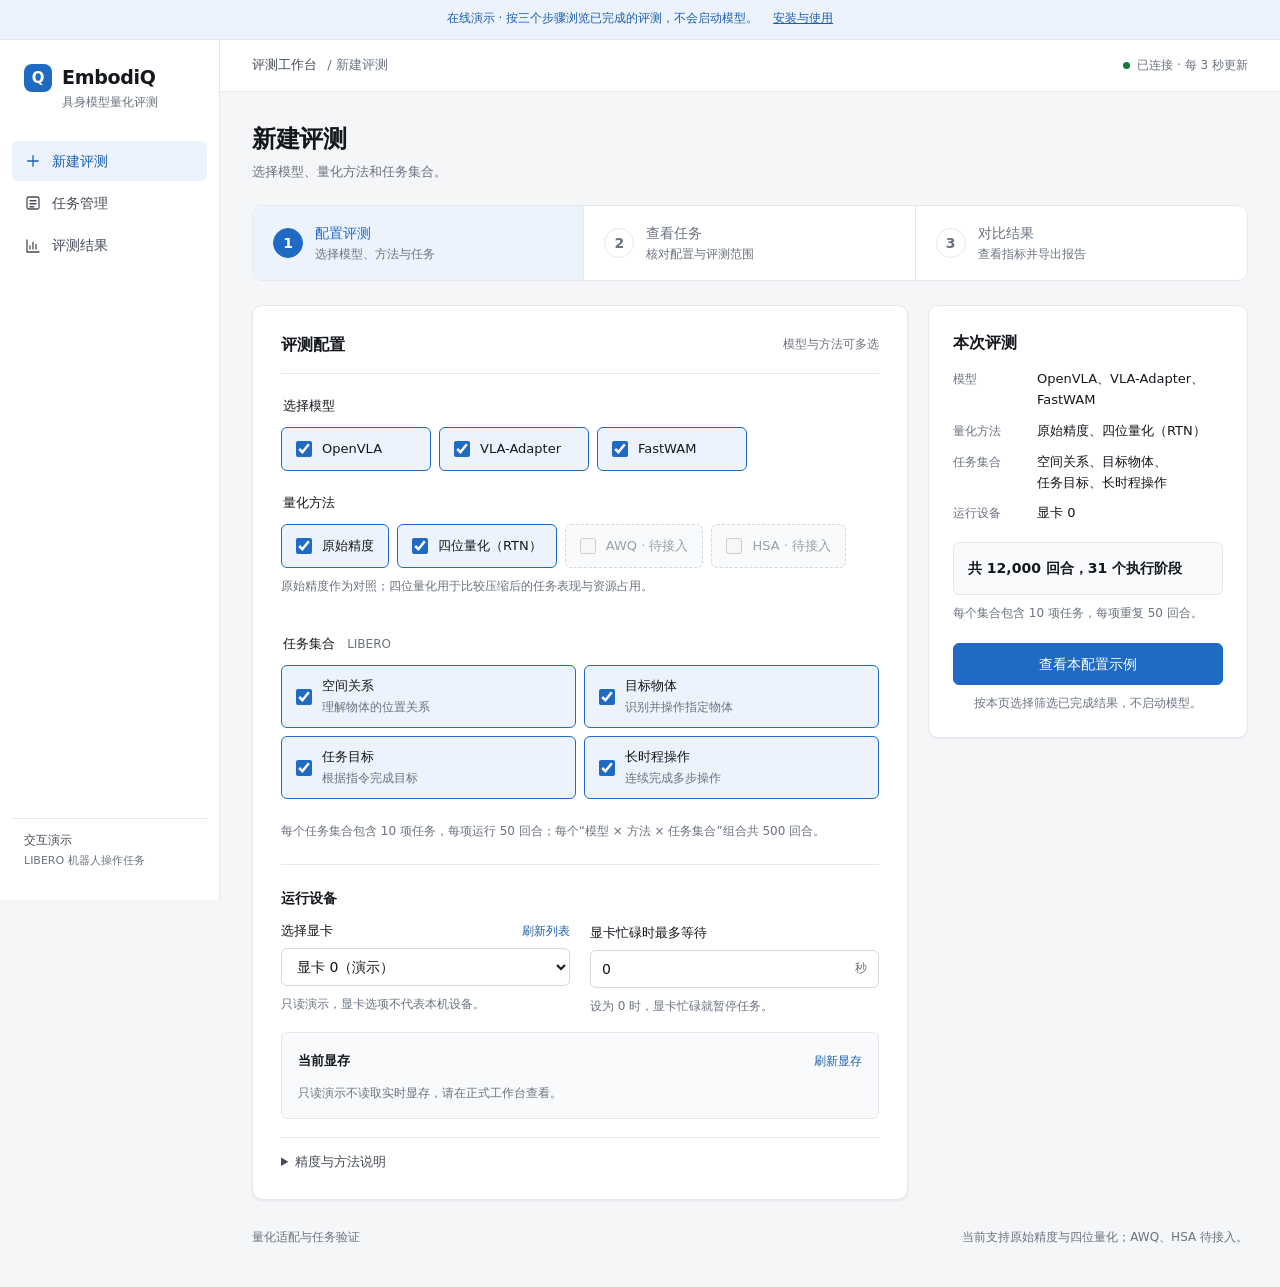
<file: index.html>
<!doctype html>
<html lang="zh-CN">
<head><meta charset="utf-8"><meta name="viewport" content="width=device-width, initial-scale=1"><title>EmbodiQ · 在线演示</title><link rel="stylesheet" href="./style.css"><script defer src="./demo-data.js"></script><script defer src="./demo.js"></script><script defer src="./app.js"></script><script defer src="./guide.js"></script><link rel="stylesheet" href="./guide.css"></head>
<body><div class="demo-banner">在线演示 · 按三个步骤浏览已完成的评测，不会启动模型。<a href="https://github.com/Kismeu/embodiq#安装">安装与使用</a></div>
<a class="skip" href="#main">跳转到主要内容</a>
<aside class="sidebar">
<a class="brand" href="#tasks">EmbodiQ<span>具身模型量化评测</span></a>
<nav aria-label="主要导航">
<a href="#create"><svg viewBox="0 0 24 24" aria-hidden="true"><path d="M12 5v14M5 12h14"/></svg>新建评测</a>
<a href="#tasks" aria-current="page"><svg viewBox="0 0 24 24" aria-hidden="true"><rect x="4" y="4" width="16" height="16" rx="2"/><path d="M8 9h8M8 13h8M8 17h5"/></svg>任务管理</a>
<a href="#results"><svg viewBox="0 0 24 24" aria-hidden="true"><path d="M4 4v16h16M8 16v-4M12 16V7M16 16v-6"/></svg>评测结果</a>
</nav>
<div class="sidebar-foot">交互演示<span>LIBERO 机器人操作任务</span></div>
</aside>
<div class="shell">
<header class="topbar"><span>评测工作台 <span class="crumb">/ <span id="page-name">任务管理</span></span></span><span id="connection">正在连接…</span></header>
<main id="main">
<div class="page-heading"><div><h1 id="page-title">任务管理</h1><p id="page-description">查看评测进度，管理已提交的实验。</p></div><a class="button primary" id="new-link" href="#create">新建评测</a></div>
<div id="notice" role="status" aria-live="polite" hidden></div>
<section id="view-create" class="view" hidden aria-label="新建评测">
<form id="create-form" class="create-layout">
<div class="panel form-panel">
<div class="section-head"><h2>评测配置</h2><span class="muted">模型与方法可多选</span></div>
<fieldset><legend>选择模型</legend><div id="models" class="choices model-choices"></div></fieldset>
<fieldset><legend>量化方法</legend><div id="methods" class="choices"></div><p class="hint">原始精度作为对照；四位量化用于比较压缩后的任务表现与资源占用。</p></fieldset>
<fieldset><legend>任务集合 <span class="muted">LIBERO</span></legend><div id="suites" class="choices suite-choices"></div></fieldset>
<p class="hint">每个任务集合包含 10 项任务，每项运行 50 回合；每个“模型 × 方法 × 任务集合”组合共 500 回合。</p>
<div class="form-divider"></div><h3>运行设备</h3>
<div class="grid-two"><div><div class="gpu-picker-heading"><label for="gpu">选择显卡</label><button id="refresh-gpus" type="button" class="text-button">刷新列表</button></div><select id="gpu" required disabled aria-describedby="gpu-list-status"><option value="">正在读取显卡列表…</option></select><p id="gpu-list-status" class="hint" role="status">自动读取服务器上的显卡编号。</p></div><div><label for="wait">显卡忙碌时最多等待</label><div class="input-unit"><input id="wait" type="number" min="0" max="86400" value="0" required><span>秒</span></div><p class="hint">设为 0 时，显卡忙碌就暂停任务。</p></div></div>
<section class="gpu-memory" aria-labelledby="gpu-memory-title">
<div class="gpu-memory-heading"><h3 id="gpu-memory-title">当前显存</h3><button id="refresh-gpu-memory" type="button" class="text-button">刷新显存</button></div>
<dl class="gpu-memory-values" id="gpu-memory-values" hidden><div><dt>剩余显存</dt><dd id="gpu-memory-free">—</dd></div><div><dt>已用显存</dt><dd id="gpu-memory-used">—</dd></div><div><dt>总显存</dt><dd id="gpu-memory-total">—</dd></div></dl>
<progress id="gpu-memory-meter" class="gpu-memory-meter" max="1" value="0" aria-label="已用显存占比" hidden></progress>
<p id="gpu-memory-status" class="hint" role="status">正在读取所选显卡的显存…</p>
</section>
<details class="technical"><summary>精度与方法说明</summary><p>原始精度采用 BF16，即 16 位浮点数。四位量化采用 RTN（就近舍入），每 128 个权重一组。AWQ 与 HSA 暂未接入，当前不可选。</p></details>
</div>
<aside class="panel submit-panel"><h2>本次评测</h2><dl id="selection-summary"></dl><div class="estimate" id="estimate" aria-live="polite">正在读取配置…</div><p id="profile-note" class="hint">按统一任务协议执行正式评测。</p><button class="primary" id="submit" type="submit" disabled>开始评测</button><p class="hint after-submit">提交后可在“任务管理”查看进度。</p></aside>
</form>
</section>
<section id="view-tasks" class="view" aria-label="任务管理">
<div class="panel task-list"><div class="section-head"><h2>实验记录 <span id="run-total" class="total">0</span></h2><button id="refresh" type="button">刷新</button></div>
<div class="list-tools"><label class="search-label" for="run-search">查找实验<input id="run-search" type="search" placeholder="搜索模型、方法或实验编号"></label><label for="run-filter">运行状态<select id="run-filter"><option value="all">全部状态</option><option value="active">正在执行</option><option value="complete">已完成</option><option value="attention">需要处理</option></select></label></div>
<div class="table-wrap"><table class="run-table"><thead><tr><th>实验</th><th>量化方法</th><th>任务集合</th><th>状态</th><th>进度</th><th>操作</th></tr></thead><tbody id="run-rows"></tbody></table></div><p id="run-empty" class="empty" hidden>还没有评测记录。点击“新建评测”开始。</p></div>
<section class="panel monitor" aria-labelledby="monitor-title"><div class="section-head"><h2 id="monitor-title">实验详情</h2><a href="#results" class="text-link">查看评测结果</a></div>
<label for="runs">选择实验</label><select id="runs"><option value="">正在加载…</option></select><p id="run-meta" class="hint">请选择已有实验。</p><details class="run-identity"><summary>实验编号</summary><code id="run-id">—</code></details>
<div class="run-summary"><strong id="phase">暂无任务</strong><span id="count">0 / 0 阶段</span></div><progress id="progress" value="0" max="1" aria-label="阶段完成进度"></progress>
<div class="actions"><button id="cancel" type="button" disabled>停止评测</button><button id="resume" type="button" disabled>继续评测</button><span class="hint">继续评测时，使用“新建评测”中的显卡设置。</span></div>
<p id="reasons" class="error" role="status"></p><ol id="stages" class="stages"><li class="empty">选择实验后，这里会显示各阶段的执行情况。</li></ol>
<details id="log-details" class="technical"><summary>运行日志 <span>排查问题时查看</span></summary><div class="log-heading"><label for="log-stage">日志来源</label><select id="log-stage"><option value="">整体运行日志</option></select></div><pre id="logs" tabindex="0" aria-label="最近运行日志">等待日志…</pre><p class="hint">保留程序原始输出，每 3 秒刷新；日志较长时仅显示末尾部分。</p></details>
</section></section>
<section id="view-results" class="view" hidden aria-label="评测结果">
<div class="panel results"><div class="section-head"><h2>结果对比</h2><button id="load-report" type="button" disabled>读取结果</button></div><label for="report-run">选择实验</label><select id="report-run"><option value="">暂无实验</option></select><p class="hint">仅展示所选实验的结果。完成评测后，点击“读取结果”加载。</p><div id="report"><p class="empty">尚未读取结果。</p></div></div>
<details class="panel glossary"><summary>指标怎么看？</summary><dl><dt>任务成功率</dt><dd>成功完成操作的回合占比，越高越好。</dd><dt>平均响应时间</dt><dd>模型收到一次请求到输出动作的平均耗时，单位为毫秒；不是机器人的整个操作时长。</dd><dt>运行峰值显存</dt><dd>推理期间进程占用的显存峰值，由显卡监测接口读取。加载峰值单独记录，不能与它直接相加。</dd><dt>加载峰值显存</dt><dd>模型加载期间，推理框架分配显存的峰值。统计口径与运行峰值不同。</dd><dt>平均成功率</dt><dd>对所选任务集合的成功率取平均。只有正式评测完成全部四个集合时，才展示“四集合平均”。</dd><dt>显存单位</dt><dd>表中的 GiB 是二进制存储单位，1 GiB = 1,024³ 字节。数值越小，占用的显存越少。</dd></dl></details>
</section>
<footer>量化适配与任务验证<span>当前支持原始精度与四位量化；AWQ、HSA 待接入。</span></footer>
</main></div></body></html>
</file>
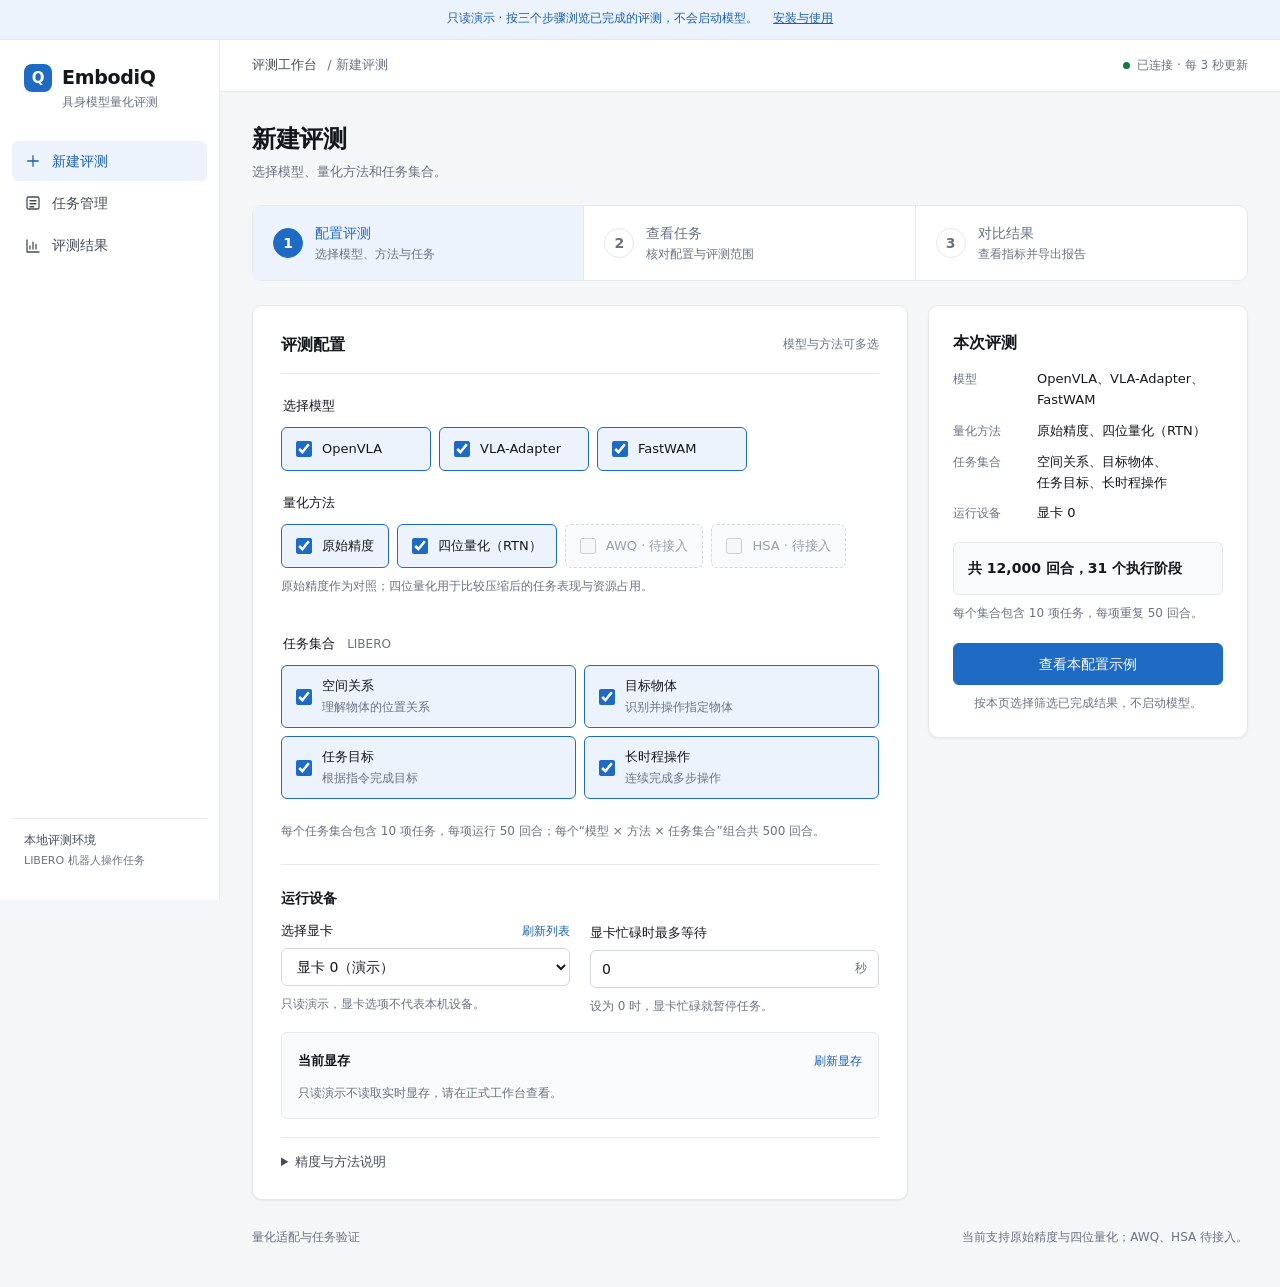
<file: demo/index.html>
<!doctype html>
<html lang="zh-CN">
<head><meta charset="utf-8"><meta name="viewport" content="width=device-width, initial-scale=1"><title>EmbodiQ · 量化评测</title><link rel="stylesheet" href="./style.css"><script defer src="./demo-data.js"></script><script defer src="./demo.js"></script><script defer src="./app.js"></script><script defer src="./guide.js"></script><link rel="stylesheet" href="./guide.css"></head>
<body><div class="demo-banner">只读演示 · 按三个步骤浏览已完成的评测，不会启动模型。<a href="../README.md">安装与使用</a></div>
<a class="skip" href="#main">跳转到主要内容</a>
<aside class="sidebar">
<a class="brand" href="#tasks">EmbodiQ<span>具身模型量化评测</span></a>
<nav aria-label="主要导航">
<a href="#create"><svg viewBox="0 0 24 24" aria-hidden="true"><path d="M12 5v14M5 12h14"/></svg>新建评测</a>
<a href="#tasks" aria-current="page"><svg viewBox="0 0 24 24" aria-hidden="true"><rect x="4" y="4" width="16" height="16" rx="2"/><path d="M8 9h8M8 13h8M8 17h5"/></svg>任务管理</a>
<a href="#results"><svg viewBox="0 0 24 24" aria-hidden="true"><path d="M4 4v16h16M8 16v-4M12 16V7M16 16v-6"/></svg>评测结果</a>
</nav>
<div class="sidebar-foot">本地评测环境<span>LIBERO 机器人操作任务</span></div>
</aside>
<div class="shell">
<header class="topbar"><span>评测工作台 <span class="crumb">/ <span id="page-name">任务管理</span></span></span><span id="connection">正在连接…</span></header>
<main id="main">
<div class="page-heading"><div><h1 id="page-title">任务管理</h1><p id="page-description">查看评测进度，管理已提交的实验。</p></div><a class="button primary" id="new-link" href="#create">新建评测</a></div>
<div id="notice" role="status" aria-live="polite" hidden></div>
<section id="view-create" class="view" hidden aria-label="新建评测">
<form id="create-form" class="create-layout">
<div class="panel form-panel">
<div class="section-head"><h2>评测配置</h2><span class="muted">模型与方法可多选</span></div>
<fieldset><legend>选择模型</legend><div id="models" class="choices model-choices"></div></fieldset>
<fieldset><legend>量化方法</legend><div id="methods" class="choices"></div><p class="hint">原始精度作为对照；四位量化用于比较压缩后的任务表现与资源占用。</p></fieldset>
<fieldset><legend>任务集合 <span class="muted">LIBERO</span></legend><div id="suites" class="choices suite-choices"></div></fieldset>
<p class="hint">每个任务集合包含 10 项任务，每项运行 50 回合；每个“模型 × 方法 × 任务集合”组合共 500 回合。</p>
<div class="form-divider"></div><h3>运行设备</h3>
<div class="grid-two"><div><div class="gpu-picker-heading"><label for="gpu">选择显卡</label><button id="refresh-gpus" type="button" class="text-button">刷新列表</button></div><select id="gpu" required disabled aria-describedby="gpu-list-status"><option value="">正在读取显卡列表…</option></select><p id="gpu-list-status" class="hint" role="status">自动读取服务器上的显卡编号。</p></div><div><label for="wait">显卡忙碌时最多等待</label><div class="input-unit"><input id="wait" type="number" min="0" max="86400" value="0" required><span>秒</span></div><p class="hint">设为 0 时，显卡忙碌就暂停任务。</p></div></div>
<section class="gpu-memory" aria-labelledby="gpu-memory-title">
<div class="gpu-memory-heading"><h3 id="gpu-memory-title">当前显存</h3><button id="refresh-gpu-memory" type="button" class="text-button">刷新显存</button></div>
<dl class="gpu-memory-values" id="gpu-memory-values" hidden><div><dt>剩余显存</dt><dd id="gpu-memory-free">—</dd></div><div><dt>已用显存</dt><dd id="gpu-memory-used">—</dd></div><div><dt>总显存</dt><dd id="gpu-memory-total">—</dd></div></dl>
<progress id="gpu-memory-meter" class="gpu-memory-meter" max="1" value="0" aria-label="已用显存占比" hidden></progress>
<p id="gpu-memory-status" class="hint" role="status">正在读取所选显卡的显存…</p>
</section>
<details class="technical"><summary>精度与方法说明</summary><p>原始精度采用 BF16，即 16 位浮点数。四位量化采用 RTN（就近舍入），每 128 个权重一组。AWQ 与 HSA 暂未接入，当前不可选。</p></details>
</div>
<aside class="panel submit-panel"><h2>本次评测</h2><dl id="selection-summary"></dl><div class="estimate" id="estimate" aria-live="polite">正在读取配置…</div><p id="profile-note" class="hint">按统一任务协议执行正式评测。</p><button class="primary" id="submit" type="submit" disabled>开始评测</button><p class="hint after-submit">提交后可在“任务管理”查看进度。</p></aside>
</form>
</section>
<section id="view-tasks" class="view" aria-label="任务管理">
<div class="panel task-list"><div class="section-head"><h2>实验记录 <span id="run-total" class="total">0</span></h2><button id="refresh" type="button">刷新</button></div>
<div class="list-tools"><label class="search-label" for="run-search">查找实验<input id="run-search" type="search" placeholder="搜索模型、方法或实验编号"></label><label for="run-filter">运行状态<select id="run-filter"><option value="all">全部状态</option><option value="active">正在执行</option><option value="complete">已完成</option><option value="attention">需要处理</option></select></label></div>
<div class="table-wrap"><table class="run-table"><thead><tr><th>实验</th><th>量化方法</th><th>任务集合</th><th>状态</th><th>进度</th><th>操作</th></tr></thead><tbody id="run-rows"></tbody></table></div><p id="run-empty" class="empty" hidden>还没有评测记录。点击“新建评测”开始。</p></div>
<section class="panel monitor" aria-labelledby="monitor-title"><div class="section-head"><h2 id="monitor-title">实验详情</h2><a href="#results" class="text-link">查看评测结果</a></div>
<label for="runs">选择实验</label><select id="runs"><option value="">正在加载…</option></select><p id="run-meta" class="hint">请选择已有实验。</p><details class="run-identity"><summary>实验编号</summary><code id="run-id">—</code></details>
<div class="run-summary"><strong id="phase">暂无任务</strong><span id="count">0 / 0 阶段</span></div><progress id="progress" value="0" max="1" aria-label="阶段完成进度"></progress>
<div class="actions"><button id="cancel" type="button" disabled>停止评测</button><button id="resume" type="button" disabled>继续评测</button><span class="hint">继续评测时，使用“新建评测”中的显卡设置。</span></div>
<p id="reasons" class="error" role="status"></p><ol id="stages" class="stages"><li class="empty">选择实验后，这里会显示各阶段的执行情况。</li></ol>
<details id="log-details" class="technical"><summary>运行日志 <span>排查问题时查看</span></summary><div class="log-heading"><label for="log-stage">日志来源</label><select id="log-stage"><option value="">整体运行日志</option></select></div><pre id="logs" tabindex="0" aria-label="最近运行日志">等待日志…</pre><p class="hint">保留程序原始输出，每 3 秒刷新；日志较长时仅显示末尾部分。</p></details>
</section></section>
<section id="view-results" class="view" hidden aria-label="评测结果">
<div class="panel results"><div class="section-head"><h2>结果对比</h2><button id="load-report" type="button" disabled>读取结果</button></div><label for="report-run">选择实验</label><select id="report-run"><option value="">暂无实验</option></select><p class="hint">仅展示所选实验的结果。完成评测后，点击“读取结果”加载。</p><div id="report"><p class="empty">尚未读取结果。</p></div></div>
<details class="panel glossary"><summary>指标怎么看？</summary><dl><dt>任务成功率</dt><dd>成功完成操作的回合占比，越高越好。</dd><dt>平均响应时间</dt><dd>模型收到一次请求到输出动作的平均耗时，单位为毫秒；不是机器人的整个操作时长。</dd><dt>运行峰值显存</dt><dd>推理期间进程占用的显存峰值，由显卡监测接口读取。加载峰值单独记录，不能与它直接相加。</dd><dt>加载峰值显存</dt><dd>模型加载期间，推理框架分配显存的峰值。统计口径与运行峰值不同。</dd><dt>平均成功率</dt><dd>对所选任务集合的成功率取平均。只有正式评测完成全部四个集合时，才展示“四集合平均”。</dd><dt>显存单位</dt><dd>表中的 GiB 是二进制存储单位，1 GiB = 1,024³ 字节。数值越小，占用的显存越少。</dd></dl></details>
</section>
<footer>量化适配与任务验证<span>当前支持原始精度与四位量化；AWQ、HSA 待接入。</span></footer>
</main></div></body></html>
</file>
<file: style.css>
/* EmbodiQ workbench. Neutral surfaces, one accent; data marks are the only loud ink.
   Series: original precision = de-emphasis gray (hollow), RTN = accent blue (filled). */
:root{
  color-scheme:light;
  --bg:#f5f6f8;--surface:#fff;--surface-2:#f9fafb;--surface-3:#f1f3f6;
  --ink:#14171c;--ink-2:#454b56;--muted:#6b7280;--faint:#9aa0aa;
  --line:#e6e8ec;--line-strong:#d3d7de;
  --accent:#1f6bc4;--accent-hover:#185aa8;--accent-ink:#1a5fb0;--accent-soft:#edf3fc;--on-accent:#fff;
  --series-base:#8d929b;--series-quant:#2a78d6;--grid:#eceef1;--axis:#c9cdd4;
  --good:#127a3e;--good-soft:#e9f6ee;--bad:#c0362f;--bad-soft:#fcefed;--warn:#8a5a00;--warn-soft:#fdf5e4;
  --shadow:0 1px 2px rgba(16,24,40,.04),0 1px 3px rgba(16,24,40,.03);
  --radius:10px;--radius-sm:6px;--space:24px;--motion:140ms;
  --sans:system-ui,-apple-system,"Segoe UI","PingFang SC","Hiragino Sans GB","Microsoft YaHei",sans-serif;
  --mono:ui-monospace,SFMono-Regular,Menlo,Consolas,monospace;
}
@media (prefers-color-scheme:dark){:root:not([data-theme="light"]){
  color-scheme:dark;
  --bg:#0f1114;--surface:#17191d;--surface-2:#1b1e23;--surface-3:#22262c;
  --ink:#eef0f3;--ink-2:#c3c8d0;--muted:#8e95a0;--faint:#6b717b;
  --line:#2a2e35;--line-strong:#3a3f47;
  --accent:#3987e5;--accent-hover:#5598e7;--accent-ink:#6da7ec;--accent-soft:#1a2740;--on-accent:#fff;
  --series-base:#6c7179;--series-quant:#3987e5;--grid:#24282e;--axis:#3a3f47;
  --good:#4cc27a;--good-soft:#16281d;--bad:#f07a72;--bad-soft:#2e1a19;--warn:#e0a63a;--warn-soft:#2b2214;
  --shadow:none;
}}
:root[data-theme="dark"]{
  color-scheme:dark;
  --bg:#0f1114;--surface:#17191d;--surface-2:#1b1e23;--surface-3:#22262c;
  --ink:#eef0f3;--ink-2:#c3c8d0;--muted:#8e95a0;--faint:#6b717b;
  --line:#2a2e35;--line-strong:#3a3f47;
  --accent:#3987e5;--accent-hover:#5598e7;--accent-ink:#6da7ec;--accent-soft:#1a2740;--on-accent:#fff;
  --series-base:#6c7179;--series-quant:#3987e5;--grid:#24282e;--axis:#3a3f47;
  --good:#4cc27a;--good-soft:#16281d;--bad:#f07a72;--bad-soft:#2e1a19;--warn:#e0a63a;--warn-soft:#2b2214;
  --shadow:none;
}

*{box-sizing:border-box}
body{margin:0;background:var(--bg);color:var(--ink);font-family:var(--sans);font-size:14px;line-height:1.6;-webkit-font-smoothing:antialiased}
a{color:var(--accent-ink);text-decoration:none}a:hover{text-decoration:underline}
button,input,select{font:inherit;color:inherit}
:focus-visible{outline:2px solid var(--accent);outline-offset:2px}
[hidden]{display:none!important}

/* Buttons */
button,.button{display:inline-flex;justify-content:center;align-items:center;gap:6px;min-height:36px;border:1px solid var(--line-strong);border-radius:var(--radius-sm);background:var(--surface);color:var(--ink);padding:6px 14px;cursor:pointer;font-weight:500;transition:background var(--motion),border-color var(--motion),color var(--motion);text-decoration:none}
button:hover:enabled,.button:hover{background:var(--surface-3);text-decoration:none}
button:disabled{color:var(--faint);background:var(--surface-2);border-color:var(--line);cursor:not-allowed}
.primary{color:var(--on-accent);background:var(--accent);border-color:var(--accent)}
.primary:hover:enabled,.primary:hover{background:var(--accent-hover);border-color:var(--accent-hover);color:var(--on-accent)}
.primary:disabled{background:var(--surface-3);border-color:var(--line);color:var(--faint)}
.text-button{min-height:30px;background:transparent;border:0;color:var(--accent-ink);padding:4px 0}
.text-button:hover:enabled{background:transparent;text-decoration:underline}

/* Shell */
.sidebar{width:220px;background:var(--surface);position:fixed;inset:0 auto 0 0;border-right:1px solid var(--line);display:flex;flex-direction:column;padding:22px 12px 18px}
.brand{display:flex;flex-direction:column;color:var(--ink);font-size:19px;font-weight:700;letter-spacing:-.3px;margin:0 12px 28px;padding-left:38px;position:relative;text-decoration:none!important}
.brand::before{content:"Q";position:absolute;left:0;top:2px;width:28px;height:28px;border-radius:8px;background:var(--accent);color:var(--on-accent);font-size:15px;font-weight:700;display:grid;place-items:center}
.brand span{font-size:12px;font-weight:400;letter-spacing:0;color:var(--muted);margin-top:1px}
nav{display:grid;gap:2px}
nav a{display:flex;align-items:center;gap:10px;padding:9px 12px;color:var(--ink-2);border-radius:var(--radius-sm);font-weight:500;text-decoration:none!important}
nav svg{width:18px;height:18px;fill:none;stroke:currentColor;stroke-width:1.7;stroke-linecap:round;stroke-linejoin:round}
nav a:hover{background:var(--surface-3);color:var(--ink)}
nav a[aria-current=page]{color:var(--accent-ink);background:var(--accent-soft)}
.sidebar-foot{margin-top:auto;padding:12px;color:var(--ink-2);font-size:12px;border-top:1px solid var(--line)}
.sidebar-foot span{display:block;font-size:11px;margin-top:2px;color:var(--muted)}
.shell{margin-left:220px;min-height:100vh}
.topbar{height:52px;background:var(--surface);border-bottom:1px solid var(--line);padding:0 32px;display:flex;align-items:center;justify-content:space-between;font-size:13px;color:var(--ink-2);position:sticky;top:0;z-index:5}
.crumb{color:var(--muted);margin-left:6px}
#connection{font-size:12px;color:var(--muted);display:inline-flex;align-items:center;gap:7px}
#connection::before{content:"";width:7px;height:7px;border-radius:50%;background:var(--faint)}
#connection.online::before{background:var(--good)}#connection.offline::before{background:var(--bad)}
main{max-width:1440px;margin:auto;padding:28px 32px 40px}
.page-heading{display:flex;justify-content:space-between;align-items:flex-end;margin-bottom:22px;gap:20px}
h1{font-size:24px;font-weight:650;letter-spacing:-.3px;margin:0 0 4px}
h2{font-size:16px;font-weight:600;margin:0}
h3{font-size:14px;font-weight:600;margin:0 0 12px}
.page-heading p{margin:0;color:var(--muted);font-size:13px}

/* Panels */
.panel{background:var(--surface);border:1px solid var(--line);border-radius:var(--radius);padding:var(--space);min-width:0;box-shadow:var(--shadow)}
.section-head{display:flex;align-items:center;justify-content:space-between;gap:16px;margin-bottom:18px}
.muted,.hint{color:var(--muted);font-size:12px}
.hint{margin:8px 0 16px;line-height:1.7}
.total{display:inline-block;font-size:12px;font-weight:500;color:var(--ink-2);padding:0 8px;margin-left:6px;background:var(--surface-3);border-radius:10px;vertical-align:2px}
.empty{padding:24px 0;color:var(--muted);font-size:13px}
#notice{background:var(--bad-soft);border:1px solid color-mix(in srgb,var(--bad) 30%,transparent);color:var(--bad);border-radius:var(--radius-sm);padding:12px 16px;margin-bottom:18px;font-size:13px}
.skip{position:absolute;left:16px;top:-80px;background:var(--surface);padding:10px;z-index:9}.skip:focus{top:10px}

/* Create form */
.create-layout{display:grid;grid-template-columns:minmax(0,1fr) 320px;gap:20px;align-items:start}
.form-panel{padding:26px 28px}
.form-panel>.section-head{padding-bottom:16px;border-bottom:1px solid var(--line);margin-bottom:22px}
fieldset{border:0;padding:0;margin:0 0 22px}
legend,label{font-weight:500;font-size:13px;color:var(--ink)}
legend{margin-bottom:10px}legend .muted{margin-left:8px;font-weight:400}
.choices{display:flex;gap:8px;flex-wrap:wrap}
.choice{display:flex;align-items:center;gap:10px;padding:10px 14px;border:1px solid var(--line-strong);border-radius:var(--radius-sm);cursor:pointer;min-height:44px;background:var(--surface);transition:border-color var(--motion),background var(--motion)}
.choice:hover:has(input:enabled){border-color:var(--accent)}
.choice:has(input:checked){background:var(--accent-soft);border-color:var(--accent)}
.choice:has(input:disabled){color:var(--faint);background:var(--surface-2);border-style:dashed;border-color:var(--line-strong);cursor:not-allowed}
.choice input{accent-color:var(--accent);margin:0;width:16px;height:16px;flex-shrink:0}
.choice span{display:block;font-weight:500}
.choice small{display:block;color:var(--muted);font-size:12px;font-weight:400;margin-top:1px}
.model-choices .choice{min-width:150px}
.suite-choices{display:grid;grid-template-columns:1fr 1fr}
.grid-two{display:grid;grid-template-columns:1fr 1fr;gap:20px}
input[type=number],input[type=search],select{width:100%;min-width:0;border:1px solid var(--line-strong);border-radius:var(--radius-sm);color:var(--ink);background:var(--surface);padding:7px 11px;min-height:38px;margin-top:6px}
input:focus,select:focus{border-color:var(--accent);outline:none;box-shadow:0 0 0 3px var(--accent-soft)}
input[type=search]{max-width:340px}
.input-unit{display:flex;align-items:center;position:relative}
.input-unit input{padding-right:38px}
.input-unit span{position:absolute;right:12px;top:calc(50% + 3px);transform:translateY(-50%);color:var(--muted);font-size:12px}
.form-divider{height:1px;background:var(--line);margin:22px 0}
.gpu-picker-heading{display:flex;align-items:center;justify-content:space-between;gap:12px}
.gpu-picker-heading button{font-size:12px;min-height:0;padding:0}
#gpu:disabled{color:var(--muted);background:var(--surface-2);cursor:not-allowed}
.gpu-memory{padding:14px 16px;background:var(--surface-2);border:1px solid var(--line);border-radius:var(--radius-sm);margin:0 0 18px}
.gpu-memory-heading{display:flex;align-items:center;justify-content:space-between;gap:12px;margin-bottom:8px}
.gpu-memory-heading h3{margin:0;font-size:13px}
.gpu-memory-heading button{font-size:12px;min-height:28px;padding:2px 0}
.gpu-memory-values{display:grid;grid-template-columns:repeat(3,minmax(0,1fr));gap:14px}
.gpu-memory-values dt{font-size:12px;color:var(--muted)}
.gpu-memory-values dd{margin:2px 0 0;font-size:20px;font-weight:600;font-variant-numeric:tabular-nums;white-space:nowrap}
.gpu-memory-values dd small{margin-left:4px;font-size:11px;font-weight:400;color:var(--muted)}
.gpu-memory-values>div:first-child dd{color:var(--accent-ink)}
progress.gpu-memory-meter{display:block;height:5px;margin:12px 0 10px;accent-color:var(--accent)}
.gpu-memory>.hint{margin:4px 0 0}
.submit-panel{position:sticky;top:72px}
.submit-panel h2{margin-bottom:14px}
dl{margin:0}
#selection-summary{display:grid;grid-template-columns:72px 1fr;gap:10px 12px}
#selection-summary dt{color:var(--muted);font-size:12px;margin:0;padding-top:1px}
#selection-summary dd{margin:0;font-size:13px;font-weight:500;word-break:keep-all}
.estimate{margin:18px 0 6px;padding:14px;border-radius:var(--radius-sm);background:var(--surface-2);border:1px solid var(--line);font-size:14px;font-weight:600;font-variant-numeric:tabular-nums}
.submit-panel .primary{width:100%;min-height:42px;margin-top:4px}
.after-submit{margin-bottom:0;text-align:center}
.technical{border-top:1px solid var(--line);padding-top:14px;margin-top:18px;font-size:13px;color:var(--muted)}
summary{cursor:pointer;color:var(--ink-2);font-size:13px;font-weight:500}
summary span{color:var(--muted);font-size:12px;margin-left:8px;font-weight:400}
.technical p{line-height:1.8}

/* Tasks */
.list-tools{display:flex;align-items:end;gap:14px;margin-bottom:16px}
.list-tools label{width:180px;font-size:12px;color:var(--muted)}
.list-tools .search-label{width:320px}
.table-wrap{overflow-x:auto;border:1px solid var(--line);border-radius:var(--radius-sm)}
table{border-collapse:collapse;width:100%;white-space:nowrap;font-size:13px}
th,td{text-align:left;padding:11px 14px;border-bottom:1px solid var(--line);font-weight:400}
th{font-size:12px;font-weight:500;color:var(--muted);background:var(--surface-2)}
th.num,td.num{text-align:right;font-variant-numeric:tabular-nums}
tbody tr:last-child td{border-bottom:0}
tbody tr:hover{background:var(--surface-2)}
td.group-start{border-top:1px solid var(--line-strong)}
.run-table td:first-child{font-weight:500}
.run-table small{display:block;color:var(--muted);font-size:11px;font-weight:400;margin-top:2px}
.run-table tbody tr.selected{background:var(--accent-soft)}
.run-table tbody tr.selected td:first-child{box-shadow:inset 3px 0 var(--accent)}
.badge{display:inline-flex;align-items:center;gap:6px;border-radius:999px;padding:2px 10px 2px 8px;font-size:12px;font-weight:500;color:var(--ink-2);background:var(--surface-3);white-space:nowrap}
.badge::before{content:"";width:6px;height:6px;border-radius:50%;background:currentColor;opacity:.8}
.badge.complete{color:var(--good);background:var(--good-soft)}
.badge.running,.badge.starting,.badge.preflight,.badge.waiting_for_gpu{color:var(--accent-ink);background:var(--accent-soft)}
.badge.failed,.badge.blocked,.badge.interrupted{color:var(--bad);background:var(--bad-soft)}
.badge.stopped{color:var(--warn);background:var(--warn-soft)}
.monitor{margin-top:20px}
.text-link{font-size:13px}
.monitor>select,.results>select{max-width:620px}
.monitor>label,.results>label{display:block}
.run-identity{font-size:12px;margin-top:-8px;color:var(--muted)}
.run-identity summary{font-size:12px;font-weight:400}
.run-identity code{display:block;padding-top:6px;overflow-wrap:anywhere;font-family:var(--mono)}
.run-summary{display:flex;justify-content:space-between;align-items:baseline;margin-top:22px}
.run-summary strong{font-size:17px;font-weight:600}
.run-summary span{color:var(--muted);font-size:12px;font-variant-numeric:tabular-nums}
progress{appearance:none;width:100%;height:6px;border:0;border-radius:3px;background:var(--surface-3);accent-color:var(--accent);margin:10px 0 18px}
progress::-webkit-progress-bar{background:var(--surface-3);border-radius:3px}
progress::-webkit-progress-value{background:var(--accent);border-radius:3px}
progress::-moz-progress-bar{background:var(--accent);border-radius:3px}
.actions{display:flex;align-items:center;gap:8px;flex-wrap:wrap}
.actions .hint{margin:0 0 0 6px}
.error{color:var(--bad);white-space:pre-line;overflow-wrap:anywhere;font-size:13px}
.stages{list-style:none;padding:0;margin:20px 0 0;max-height:360px;overflow:auto;border:1px solid var(--line);border-radius:var(--radius-sm)}
.stages li{display:flex;align-items:center;gap:14px;justify-content:space-between;padding:11px 14px;border-bottom:1px solid var(--line)}
.stages li:last-child{border-bottom:0}
.stages li.empty{justify-content:center}
.stage-heading{font-size:13px;font-weight:500}
.stage-context{display:block;font-size:12px;color:var(--muted);margin-top:1px}
.stage-right{display:flex;align-items:center;gap:14px;flex-shrink:0}
.stage-attempt{color:var(--muted);font-size:11px}
.log-heading{display:flex;align-items:center;gap:20px;justify-content:space-between;margin:16px 0 10px}
.log-heading select{width:75%;margin:0;font-size:12px}
pre{background:var(--surface-2);color:var(--ink-2);font:12px/1.7 var(--mono);border:1px solid var(--line);border-radius:var(--radius-sm);height:260px;padding:14px;overflow:auto;white-space:pre-wrap;overflow-wrap:anywhere}

/* Results */
.report-label{display:flex;align-items:center;gap:8px;flex-wrap:wrap;padding:10px 14px;background:var(--warn-soft);color:var(--warn);border-radius:var(--radius-sm);font-size:13px;margin:18px 0}
.report-label.formal{background:var(--good-soft);color:var(--good)}
.report-label .meta{color:var(--ink-2);margin-left:auto;font-variant-numeric:tabular-nums}
.report-toolbar{display:flex;gap:16px;justify-content:space-between;align-items:center;margin:4px 0 18px;flex-wrap:wrap}
.suite-tabs,.chart-mode{display:inline-flex;padding:3px;gap:2px;background:var(--surface-3);border-radius:8px;flex-wrap:wrap}
.suite-tabs button,.chart-mode button{border:0;border-radius:6px;min-height:30px;font-size:13px;background:transparent;color:var(--ink-2);padding:4px 14px;font-weight:500}
.suite-tabs button:hover:enabled,.chart-mode button:hover:enabled{background:transparent;color:var(--ink)}
.suite-tabs button[aria-pressed=true],.chart-mode button[aria-pressed=true]{background:var(--surface);color:var(--ink);box-shadow:0 1px 2px rgba(16,24,40,.08),0 0 0 1px var(--line)}

/* Headline: one tile per model, quantized vs original */
.result-overview{display:grid;grid-template-columns:repeat(auto-fit,minmax(260px,1fr));gap:14px;margin:0 0 26px}
.model-tile{border:1px solid var(--line);border-radius:var(--radius);padding:16px 18px;background:var(--surface)}
.model-tile h3{display:flex;justify-content:space-between;align-items:baseline;font-size:15px;margin:0 0 12px}
.model-tile h3 small{font-size:12px;font-weight:400;color:var(--muted)}
.tile-metrics{display:grid;grid-template-columns:repeat(3,minmax(0,1fr));gap:10px}
.tile-metrics>div{min-width:0}
.tile-metrics span{display:block;font-size:12px;color:var(--muted)}
.tile-metrics strong{display:block;font-size:22px;font-weight:600;letter-spacing:-.3px;line-height:1.3;margin:2px 0}
.tile-metrics strong small{font-size:12px;font-weight:500;color:var(--muted);margin-left:2px}
.tile-metrics em{display:block;font-style:normal;font-size:11px;color:var(--muted);font-variant-numeric:tabular-nums;white-space:nowrap}
.delta{display:inline-flex;align-items:center;gap:3px;font-size:12px;font-weight:600;font-variant-numeric:tabular-nums;white-space:nowrap}
.delta.good{color:var(--good)}.delta.bad{color:var(--bad)}.delta.flat{color:var(--muted)}

.chart-heading{display:flex;justify-content:space-between;align-items:center;gap:16px;margin-bottom:10px;flex-wrap:wrap}
.chart-legend{display:flex;gap:18px;font-size:12px;color:var(--ink-2);align-items:center}
.chart-legend span{display:inline-flex;align-items:center;gap:7px}
.key{display:inline-block;width:10px;height:10px;border-radius:50%}
.key.base{border:2px solid var(--series-base);background:var(--surface)}
.key.quant{background:var(--series-quant)}
.chart-description{font-size:12px;color:var(--muted);margin:0 0 16px}
.trend-grid{display:grid;grid-template-columns:minmax(0,1fr);gap:14px;margin:0 0 24px}
.trend-card{min-width:0;background:var(--surface);border:1px solid var(--line);border-radius:var(--radius);padding:14px 16px 6px}
.trend-card h3{display:flex;justify-content:space-between;align-items:baseline;font-size:14px;margin:0 0 6px}
.trend-card h3 small{font-weight:400;font-size:12px;color:var(--muted)}
.trend-svg{display:block;width:100%;height:auto;font-family:var(--sans);overflow:visible}
.viz-grid{stroke:var(--grid);stroke-width:1}
.viz-axis{stroke:var(--axis);stroke-width:1}
.viz-tick{fill:var(--muted);font-size:11px}
.viz-row-label{fill:var(--ink-2);font-size:13px}
.viz-value{fill:var(--ink);font-size:13px;font-weight:600}
.viz-link{stroke:var(--line-strong);stroke-width:2;stroke-linecap:round}
.viz-base{fill:var(--surface);stroke:var(--series-base);stroke-width:2}
.viz-quant{fill:var(--series-quant);stroke:var(--surface);stroke-width:2}
.viz-good{fill:var(--good);font-size:11px;font-weight:600}
.viz-bad{fill:var(--bad);font-size:11px;font-weight:600}
.viz-flat{fill:var(--muted);font-size:11px;font-weight:600}
.viz-hit{fill:transparent;cursor:default}
.viz-hit:focus{outline:none}
.viz-row:hover .viz-hit,.viz-row:focus-within .viz-hit{fill:var(--accent-soft);opacity:.55}

/* Paired horizontal bars (latency / memory) */
.chart-grid{display:grid;grid-template-columns:repeat(2,minmax(0,1fr));gap:16px;margin:0 0 20px}
.chart{min-width:0;border:1px solid var(--line);border-radius:var(--radius);padding:18px 18px 14px;background:var(--surface)}
.chart h3{font-size:14px;margin:0 0 2px}
.chart>.hint{margin:0 0 12px;font-size:12px}
.bar-group{padding:10px 0;border-top:1px solid var(--line)}
.bar-group:first-of-type{border-top:0}
.bar-group-head{display:flex;justify-content:space-between;align-items:baseline;font-size:13px;font-weight:600;margin-bottom:6px}
.bar-line{display:grid;grid-template-columns:64px minmax(0,1fr);align-items:center;gap:10px;height:20px;margin-top:2px;border-radius:4px}
.bar-line:hover,.bar-line:focus{background:var(--surface-2);outline:none}
.bar-line>span{font-size:12px;color:var(--muted)}
.bar-track{display:flex;align-items:center;gap:8px;min-width:0}
.bar{height:12px;border-radius:0 4px 4px 0;min-width:2px;flex-shrink:0}
.bar.base{background:var(--series-base)}.bar.quant{background:var(--series-quant)}
.bar-track b{font-size:12px;font-weight:600;font-variant-numeric:tabular-nums;color:var(--ink);white-space:nowrap}

/* Paired success/resource view; reuse the same baseline and quantization colours. */
.change-note{color:var(--muted);font-size:12px;line-height:1.7;margin:-12px 0 22px}
.tradeoff-panel{margin-bottom:24px}
.tradeoff-controls{display:flex;align-items:center;gap:12px;margin:16px 0 12px;flex-wrap:wrap}
.tradeoff-card{border:1px solid var(--line);border-radius:var(--radius);padding:18px 16px 10px;min-width:0;background:var(--surface)}
.tradeoff-card h3{margin-bottom:4px}
.tradeoff-card>.hint{margin:0 0 6px}
.tradeoff-svg{display:block;width:100%;height:auto;font-family:var(--sans)}
.tradeoff-arrow{stroke:var(--series-base);stroke-width:1.6}
.tradeoff-arrowhead{fill:none;stroke:var(--series-base);stroke-width:1.4;stroke-linecap:round;stroke-linejoin:round}
.tradeoff-model{fill:var(--ink-2);font-size:12px;font-weight:600;pointer-events:none}
.tradeoff-hit{fill:transparent;stroke:transparent}
.tradeoff-point{cursor:default}
.tradeoff-point:focus{outline:none}
.tradeoff-point:hover .tradeoff-hit,.tradeoff-point:focus .tradeoff-hit{fill:var(--accent-soft);stroke:var(--accent);stroke-width:1;stroke-dasharray:2 2}
.tradeoff-panel>.text-button{margin-top:10px}
.comparison-conclusions{margin:22px 0 26px;border-top:1px solid var(--line);padding-top:18px}
.comparison-conclusions h3{margin:0 0 3px;font-size:14px}
.comparison-conclusions>.hint{margin:0 0 12px}
.comparison-conclusions ul{list-style:none;margin:0;padding:0;display:grid;gap:10px}
.comparison-conclusions li{display:grid;grid-template-columns:112px minmax(0,1fr);gap:16px;font-size:13px;line-height:1.8;color:var(--ink-2)}
.comparison-conclusions strong{font-weight:600;color:var(--ink)}

.report-section{font-size:15px;margin:28px 0 12px}
.downloads{display:flex;gap:8px;flex-wrap:wrap;margin:22px 0 4px;font-size:13px}
.downloads a,.downloads .text-button{display:inline-flex;align-items:center;min-height:32px;padding:4px 12px;border:1px solid var(--line-strong);border-radius:var(--radius-sm);color:var(--ink-2);font-weight:500;background:var(--surface);text-decoration:none}
.downloads a:hover,.downloads .text-button:hover:enabled{background:var(--surface-3);text-decoration:none}
.glossary{margin-top:20px}
.glossary summary{font-weight:600;color:var(--ink)}
.glossary dl{display:grid;grid-template-columns:130px 1fr;gap:12px 24px;margin-top:18px;font-size:13px}
.glossary dt{font-weight:500}
.glossary dd{margin:0;color:var(--muted)}
footer{display:flex;justify-content:space-between;color:var(--muted);font-size:12px;padding:28px 0 0;gap:20px}

/* Tooltip shared by charts */
.viz-tip{position:fixed;z-index:20;pointer-events:none;background:var(--ink);color:var(--surface);border-radius:6px;padding:7px 10px;font-size:12px;line-height:1.55;white-space:pre-line;max-width:260px;box-shadow:0 4px 14px rgba(0,0,0,.18);font-variant-numeric:tabular-nums}

@media(max-width:1150px){
  .sidebar{width:188px;padding-inline:10px}.shell{margin-left:188px}
  .topbar{padding:0 24px}main{padding:24px}
  .create-layout{grid-template-columns:minmax(0,1fr) 260px;gap:16px}
  .panel{padding:20px}
}
@media(max-width:950px){
  .create-layout{grid-template-columns:1fr}.submit-panel{position:static}
  .chart-grid{grid-template-columns:1fr}
  .actions .hint{width:100%;margin:4px 0 0}
}
@media(max-width:680px){
  .sidebar{position:static;width:100%;border-right:0;border-bottom:1px solid var(--line);padding:14px 16px 8px}
  .brand{font-size:18px;margin:0 0 12px;flex-direction:row;align-items:center;gap:12px}
  .brand::before{top:-2px}
  .brand span{font-size:11px;margin:0}
  .sidebar-foot{display:none}
  nav{display:flex;gap:4px}nav a{padding:8px 10px;gap:6px;font-size:13px;flex:1;justify-content:center}nav svg{width:16px;height:16px}
  .shell{margin-left:0}
  .topbar{height:42px;padding:0 16px;font-size:12px;position:static}.topbar .crumb{display:none}
  main{padding:20px 16px}
  .page-heading{align-items:start;margin-bottom:18px}.page-heading p{font-size:12px}
  h1{font-size:21px}
  .page-heading .button{font-size:12px;white-space:nowrap;padding:6px 12px}
  .panel{padding:16px}
  .form-panel{padding:18px}
  .form-panel .section-head>.muted{display:none}
  .grid-two{grid-template-columns:1fr;gap:4px}
  .gpu-memory{padding:12px}.gpu-memory-values{gap:8px}.gpu-memory-values dd{font-size:17px}
  .suite-choices{grid-template-columns:1fr}
  .model-choices .choice{min-width:0;flex:1 1 auto}
  .list-tools{gap:10px}.list-tools .search-label{width:62%}.list-tools label{width:38%}
  .stages li{align-items:start}.stage-right{flex-direction:column;gap:5px;align-items:end}.stage-attempt{display:none}
  .glossary dl{grid-template-columns:1fr;gap:4px}.glossary dd{margin-bottom:10px}
  .trend-grid{grid-template-columns:1fr}
  .result-overview{grid-template-columns:1fr}
  .tile-metrics strong{font-size:19px}
  .report-label .meta{margin-left:0}
  .comparison-conclusions li{grid-template-columns:1fr;gap:2px}
  footer span{display:none}
}
@media(prefers-reduced-motion:reduce){*{transition:none!important;scroll-behavior:auto!important}}
@media(forced-colors:active){.bar,.key{forced-color-adjust:none}}

.demo-banner{background:var(--accent-soft);color:var(--accent-ink);text-align:center;padding:9px 16px;font-size:12px;border-bottom:1px solid var(--line);height:40px;position:relative;z-index:6}.demo-banner a{margin-left:15px;text-decoration:underline}.sidebar{top:40px}.topbar{top:0}@media(max-width:680px){.sidebar{top:auto}.demo-banner{height:auto}}
</file>
<file: guide.css>
.demo-steps{display:grid;grid-template-columns:repeat(3,minmax(0,1fr));gap:0;margin:0 0 24px;border:1px solid var(--line);border-radius:var(--radius);background:var(--surface)}
.demo-steps>a{display:flex;align-items:center;gap:12px;padding:16px 20px;color:var(--muted);border-right:1px solid var(--line)}
.demo-steps>a:last-child{border-right:0}.demo-steps>a>span{display:grid;place-items:center;width:30px;height:30px;border:1px solid var(--line);border-radius:50%;flex-shrink:0;font-weight:600}
.demo-steps>a[aria-current=step]{color:var(--accent);background:var(--accent-soft)}.demo-steps>a[aria-current=step]>span{color:#fff;background:var(--accent);border-color:var(--accent)}
.demo-steps small{display:block;font-size:12px;color:var(--muted);font-weight:400}.demo-coverage{border-top:1px solid var(--line);padding-top:24px;margin-top:24px}
.demo-coverage-grid{display:grid;grid-template-columns:repeat(3,minmax(0,1fr));gap:20px}.demo-coverage-grid>div{border-left:2px solid var(--line);padding-left:16px}.demo-coverage-grid span{display:block;color:var(--muted);font-size:13px}.demo-coverage-grid strong{display:block;font-size:18px;font-weight:600;margin:6px 0}.demo-coverage-grid p{font-size:12px;color:var(--muted);margin:0}
.demo-next{display:flex;justify-content:space-between;align-items:center;gap:20px;margin-top:24px;border-top:1px solid var(--line);padding-top:20px}.demo-next p{font-size:13px;color:var(--muted);margin:0}.demo-next a{white-space:nowrap}
@media(max-width:950px){.demo-steps>a{padding:12px;gap:8px}.demo-steps small{display:none}.demo-coverage-grid{grid-template-columns:1fr}.demo-next{align-items:flex-start;flex-direction:column}}
@media(max-width:680px){.demo-steps>a{flex-direction:column;gap:6px;font-size:12px;padding:12px 6px}.demo-steps>a>span{width:25px;height:25px}}
</file>
<file: demo/style.css>
/* EmbodiQ workbench. Neutral surfaces, one accent; data marks are the only loud ink.
   Series: original precision = de-emphasis gray (hollow), RTN = accent blue (filled). */
:root{
  color-scheme:light;
  --bg:#f5f6f8;--surface:#fff;--surface-2:#f9fafb;--surface-3:#f1f3f6;
  --ink:#14171c;--ink-2:#454b56;--muted:#6b7280;--faint:#9aa0aa;
  --line:#e6e8ec;--line-strong:#d3d7de;
  --accent:#1f6bc4;--accent-hover:#185aa8;--accent-ink:#1a5fb0;--accent-soft:#edf3fc;--on-accent:#fff;
  --series-base:#8d929b;--series-quant:#2a78d6;--grid:#eceef1;--axis:#c9cdd4;
  --good:#127a3e;--good-soft:#e9f6ee;--bad:#c0362f;--bad-soft:#fcefed;--warn:#8a5a00;--warn-soft:#fdf5e4;
  --shadow:0 1px 2px rgba(16,24,40,.04),0 1px 3px rgba(16,24,40,.03);
  --radius:10px;--radius-sm:6px;--space:24px;--motion:140ms;
  --sans:system-ui,-apple-system,"Segoe UI","PingFang SC","Hiragino Sans GB","Microsoft YaHei",sans-serif;
  --mono:ui-monospace,SFMono-Regular,Menlo,Consolas,monospace;
}
@media (prefers-color-scheme:dark){:root:not([data-theme="light"]){
  color-scheme:dark;
  --bg:#0f1114;--surface:#17191d;--surface-2:#1b1e23;--surface-3:#22262c;
  --ink:#eef0f3;--ink-2:#c3c8d0;--muted:#8e95a0;--faint:#6b717b;
  --line:#2a2e35;--line-strong:#3a3f47;
  --accent:#3987e5;--accent-hover:#5598e7;--accent-ink:#6da7ec;--accent-soft:#1a2740;--on-accent:#fff;
  --series-base:#6c7179;--series-quant:#3987e5;--grid:#24282e;--axis:#3a3f47;
  --good:#4cc27a;--good-soft:#16281d;--bad:#f07a72;--bad-soft:#2e1a19;--warn:#e0a63a;--warn-soft:#2b2214;
  --shadow:none;
}}
:root[data-theme="dark"]{
  color-scheme:dark;
  --bg:#0f1114;--surface:#17191d;--surface-2:#1b1e23;--surface-3:#22262c;
  --ink:#eef0f3;--ink-2:#c3c8d0;--muted:#8e95a0;--faint:#6b717b;
  --line:#2a2e35;--line-strong:#3a3f47;
  --accent:#3987e5;--accent-hover:#5598e7;--accent-ink:#6da7ec;--accent-soft:#1a2740;--on-accent:#fff;
  --series-base:#6c7179;--series-quant:#3987e5;--grid:#24282e;--axis:#3a3f47;
  --good:#4cc27a;--good-soft:#16281d;--bad:#f07a72;--bad-soft:#2e1a19;--warn:#e0a63a;--warn-soft:#2b2214;
  --shadow:none;
}

*{box-sizing:border-box}
body{margin:0;background:var(--bg);color:var(--ink);font-family:var(--sans);font-size:14px;line-height:1.6;-webkit-font-smoothing:antialiased}
a{color:var(--accent-ink);text-decoration:none}a:hover{text-decoration:underline}
button,input,select{font:inherit;color:inherit}
:focus-visible{outline:2px solid var(--accent);outline-offset:2px}
[hidden]{display:none!important}

/* Buttons */
button,.button{display:inline-flex;justify-content:center;align-items:center;gap:6px;min-height:36px;border:1px solid var(--line-strong);border-radius:var(--radius-sm);background:var(--surface);color:var(--ink);padding:6px 14px;cursor:pointer;font-weight:500;transition:background var(--motion),border-color var(--motion),color var(--motion);text-decoration:none}
button:hover:enabled,.button:hover{background:var(--surface-3);text-decoration:none}
button:disabled{color:var(--faint);background:var(--surface-2);border-color:var(--line);cursor:not-allowed}
.primary{color:var(--on-accent);background:var(--accent);border-color:var(--accent)}
.primary:hover:enabled,.primary:hover{background:var(--accent-hover);border-color:var(--accent-hover);color:var(--on-accent)}
.primary:disabled{background:var(--surface-3);border-color:var(--line);color:var(--faint)}
.text-button{min-height:30px;background:transparent;border:0;color:var(--accent-ink);padding:4px 0}
.text-button:hover:enabled{background:transparent;text-decoration:underline}

/* Shell */
.sidebar{width:220px;background:var(--surface);position:fixed;inset:0 auto 0 0;border-right:1px solid var(--line);display:flex;flex-direction:column;padding:22px 12px 18px}
.brand{display:flex;flex-direction:column;color:var(--ink);font-size:19px;font-weight:700;letter-spacing:-.3px;margin:0 12px 28px;padding-left:38px;position:relative;text-decoration:none!important}
.brand::before{content:"Q";position:absolute;left:0;top:2px;width:28px;height:28px;border-radius:8px;background:var(--accent);color:var(--on-accent);font-size:15px;font-weight:700;display:grid;place-items:center}
.brand span{font-size:12px;font-weight:400;letter-spacing:0;color:var(--muted);margin-top:1px}
nav{display:grid;gap:2px}
nav a{display:flex;align-items:center;gap:10px;padding:9px 12px;color:var(--ink-2);border-radius:var(--radius-sm);font-weight:500;text-decoration:none!important}
nav svg{width:18px;height:18px;fill:none;stroke:currentColor;stroke-width:1.7;stroke-linecap:round;stroke-linejoin:round}
nav a:hover{background:var(--surface-3);color:var(--ink)}
nav a[aria-current=page]{color:var(--accent-ink);background:var(--accent-soft)}
.sidebar-foot{margin-top:auto;padding:12px;color:var(--ink-2);font-size:12px;border-top:1px solid var(--line)}
.sidebar-foot span{display:block;font-size:11px;margin-top:2px;color:var(--muted)}
.shell{margin-left:220px;min-height:100vh}
.topbar{height:52px;background:var(--surface);border-bottom:1px solid var(--line);padding:0 32px;display:flex;align-items:center;justify-content:space-between;font-size:13px;color:var(--ink-2);position:sticky;top:0;z-index:5}
.crumb{color:var(--muted);margin-left:6px}
#connection{font-size:12px;color:var(--muted);display:inline-flex;align-items:center;gap:7px}
#connection::before{content:"";width:7px;height:7px;border-radius:50%;background:var(--faint)}
#connection.online::before{background:var(--good)}#connection.offline::before{background:var(--bad)}
main{max-width:1440px;margin:auto;padding:28px 32px 40px}
.page-heading{display:flex;justify-content:space-between;align-items:flex-end;margin-bottom:22px;gap:20px}
h1{font-size:24px;font-weight:650;letter-spacing:-.3px;margin:0 0 4px}
h2{font-size:16px;font-weight:600;margin:0}
h3{font-size:14px;font-weight:600;margin:0 0 12px}
.page-heading p{margin:0;color:var(--muted);font-size:13px}

/* Panels */
.panel{background:var(--surface);border:1px solid var(--line);border-radius:var(--radius);padding:var(--space);min-width:0;box-shadow:var(--shadow)}
.section-head{display:flex;align-items:center;justify-content:space-between;gap:16px;margin-bottom:18px}
.muted,.hint{color:var(--muted);font-size:12px}
.hint{margin:8px 0 16px;line-height:1.7}
.total{display:inline-block;font-size:12px;font-weight:500;color:var(--ink-2);padding:0 8px;margin-left:6px;background:var(--surface-3);border-radius:10px;vertical-align:2px}
.empty{padding:24px 0;color:var(--muted);font-size:13px}
#notice{background:var(--bad-soft);border:1px solid color-mix(in srgb,var(--bad) 30%,transparent);color:var(--bad);border-radius:var(--radius-sm);padding:12px 16px;margin-bottom:18px;font-size:13px}
.skip{position:absolute;left:16px;top:-80px;background:var(--surface);padding:10px;z-index:9}.skip:focus{top:10px}

/* Create form */
.create-layout{display:grid;grid-template-columns:minmax(0,1fr) 320px;gap:20px;align-items:start}
.form-panel{padding:26px 28px}
.form-panel>.section-head{padding-bottom:16px;border-bottom:1px solid var(--line);margin-bottom:22px}
fieldset{border:0;padding:0;margin:0 0 22px}
legend,label{font-weight:500;font-size:13px;color:var(--ink)}
legend{margin-bottom:10px}legend .muted{margin-left:8px;font-weight:400}
.choices{display:flex;gap:8px;flex-wrap:wrap}
.choice{display:flex;align-items:center;gap:10px;padding:10px 14px;border:1px solid var(--line-strong);border-radius:var(--radius-sm);cursor:pointer;min-height:44px;background:var(--surface);transition:border-color var(--motion),background var(--motion)}
.choice:hover:has(input:enabled){border-color:var(--accent)}
.choice:has(input:checked){background:var(--accent-soft);border-color:var(--accent)}
.choice:has(input:disabled){color:var(--faint);background:var(--surface-2);border-style:dashed;border-color:var(--line-strong);cursor:not-allowed}
.choice input{accent-color:var(--accent);margin:0;width:16px;height:16px;flex-shrink:0}
.choice span{display:block;font-weight:500}
.choice small{display:block;color:var(--muted);font-size:12px;font-weight:400;margin-top:1px}
.model-choices .choice{min-width:150px}
.suite-choices{display:grid;grid-template-columns:1fr 1fr}
.grid-two{display:grid;grid-template-columns:1fr 1fr;gap:20px}
input[type=number],input[type=search],select{width:100%;min-width:0;border:1px solid var(--line-strong);border-radius:var(--radius-sm);color:var(--ink);background:var(--surface);padding:7px 11px;min-height:38px;margin-top:6px}
input:focus,select:focus{border-color:var(--accent);outline:none;box-shadow:0 0 0 3px var(--accent-soft)}
input[type=search]{max-width:340px}
.input-unit{display:flex;align-items:center;position:relative}
.input-unit input{padding-right:38px}
.input-unit span{position:absolute;right:12px;top:calc(50% + 3px);transform:translateY(-50%);color:var(--muted);font-size:12px}
.form-divider{height:1px;background:var(--line);margin:22px 0}
.gpu-picker-heading{display:flex;align-items:center;justify-content:space-between;gap:12px}
.gpu-picker-heading button{font-size:12px;min-height:0;padding:0}
#gpu:disabled{color:var(--muted);background:var(--surface-2);cursor:not-allowed}
.gpu-memory{padding:14px 16px;background:var(--surface-2);border:1px solid var(--line);border-radius:var(--radius-sm);margin:0 0 18px}
.gpu-memory-heading{display:flex;align-items:center;justify-content:space-between;gap:12px;margin-bottom:8px}
.gpu-memory-heading h3{margin:0;font-size:13px}
.gpu-memory-heading button{font-size:12px;min-height:28px;padding:2px 0}
.gpu-memory-values{display:grid;grid-template-columns:repeat(3,minmax(0,1fr));gap:14px}
.gpu-memory-values dt{font-size:12px;color:var(--muted)}
.gpu-memory-values dd{margin:2px 0 0;font-size:20px;font-weight:600;font-variant-numeric:tabular-nums;white-space:nowrap}
.gpu-memory-values dd small{margin-left:4px;font-size:11px;font-weight:400;color:var(--muted)}
.gpu-memory-values>div:first-child dd{color:var(--accent-ink)}
progress.gpu-memory-meter{display:block;height:5px;margin:12px 0 10px;accent-color:var(--accent)}
.gpu-memory>.hint{margin:4px 0 0}
.submit-panel{position:sticky;top:72px}
.submit-panel h2{margin-bottom:14px}
dl{margin:0}
#selection-summary{display:grid;grid-template-columns:72px 1fr;gap:10px 12px}
#selection-summary dt{color:var(--muted);font-size:12px;margin:0;padding-top:1px}
#selection-summary dd{margin:0;font-size:13px;font-weight:500;word-break:keep-all}
.estimate{margin:18px 0 6px;padding:14px;border-radius:var(--radius-sm);background:var(--surface-2);border:1px solid var(--line);font-size:14px;font-weight:600;font-variant-numeric:tabular-nums}
.submit-panel .primary{width:100%;min-height:42px;margin-top:4px}
.after-submit{margin-bottom:0;text-align:center}
.technical{border-top:1px solid var(--line);padding-top:14px;margin-top:18px;font-size:13px;color:var(--muted)}
summary{cursor:pointer;color:var(--ink-2);font-size:13px;font-weight:500}
summary span{color:var(--muted);font-size:12px;margin-left:8px;font-weight:400}
.technical p{line-height:1.8}

/* Tasks */
.list-tools{display:flex;align-items:end;gap:14px;margin-bottom:16px}
.list-tools label{width:180px;font-size:12px;color:var(--muted)}
.list-tools .search-label{width:320px}
.table-wrap{overflow-x:auto;border:1px solid var(--line);border-radius:var(--radius-sm)}
table{border-collapse:collapse;width:100%;white-space:nowrap;font-size:13px}
th,td{text-align:left;padding:11px 14px;border-bottom:1px solid var(--line);font-weight:400}
th{font-size:12px;font-weight:500;color:var(--muted);background:var(--surface-2)}
th.num,td.num{text-align:right;font-variant-numeric:tabular-nums}
tbody tr:last-child td{border-bottom:0}
tbody tr:hover{background:var(--surface-2)}
td.group-start{border-top:1px solid var(--line-strong)}
.run-table td:first-child{font-weight:500}
.run-table small{display:block;color:var(--muted);font-size:11px;font-weight:400;margin-top:2px}
.run-table tbody tr.selected{background:var(--accent-soft)}
.run-table tbody tr.selected td:first-child{box-shadow:inset 3px 0 var(--accent)}
.badge{display:inline-flex;align-items:center;gap:6px;border-radius:999px;padding:2px 10px 2px 8px;font-size:12px;font-weight:500;color:var(--ink-2);background:var(--surface-3);white-space:nowrap}
.badge::before{content:"";width:6px;height:6px;border-radius:50%;background:currentColor;opacity:.8}
.badge.complete{color:var(--good);background:var(--good-soft)}
.badge.running,.badge.starting,.badge.preflight,.badge.waiting_for_gpu{color:var(--accent-ink);background:var(--accent-soft)}
.badge.failed,.badge.blocked,.badge.interrupted{color:var(--bad);background:var(--bad-soft)}
.badge.stopped{color:var(--warn);background:var(--warn-soft)}
.monitor{margin-top:20px}
.text-link{font-size:13px}
.monitor>select,.results>select{max-width:620px}
.monitor>label,.results>label{display:block}
.run-identity{font-size:12px;margin-top:-8px;color:var(--muted)}
.run-identity summary{font-size:12px;font-weight:400}
.run-identity code{display:block;padding-top:6px;overflow-wrap:anywhere;font-family:var(--mono)}
.run-summary{display:flex;justify-content:space-between;align-items:baseline;margin-top:22px}
.run-summary strong{font-size:17px;font-weight:600}
.run-summary span{color:var(--muted);font-size:12px;font-variant-numeric:tabular-nums}
progress{appearance:none;width:100%;height:6px;border:0;border-radius:3px;background:var(--surface-3);accent-color:var(--accent);margin:10px 0 18px}
progress::-webkit-progress-bar{background:var(--surface-3);border-radius:3px}
progress::-webkit-progress-value{background:var(--accent);border-radius:3px}
progress::-moz-progress-bar{background:var(--accent);border-radius:3px}
.actions{display:flex;align-items:center;gap:8px;flex-wrap:wrap}
.actions .hint{margin:0 0 0 6px}
.error{color:var(--bad);white-space:pre-line;overflow-wrap:anywhere;font-size:13px}
.stages{list-style:none;padding:0;margin:20px 0 0;max-height:360px;overflow:auto;border:1px solid var(--line);border-radius:var(--radius-sm)}
.stages li{display:flex;align-items:center;gap:14px;justify-content:space-between;padding:11px 14px;border-bottom:1px solid var(--line)}
.stages li:last-child{border-bottom:0}
.stages li.empty{justify-content:center}
.stage-heading{font-size:13px;font-weight:500}
.stage-context{display:block;font-size:12px;color:var(--muted);margin-top:1px}
.stage-right{display:flex;align-items:center;gap:14px;flex-shrink:0}
.stage-attempt{color:var(--muted);font-size:11px}
.log-heading{display:flex;align-items:center;gap:20px;justify-content:space-between;margin:16px 0 10px}
.log-heading select{width:75%;margin:0;font-size:12px}
pre{background:var(--surface-2);color:var(--ink-2);font:12px/1.7 var(--mono);border:1px solid var(--line);border-radius:var(--radius-sm);height:260px;padding:14px;overflow:auto;white-space:pre-wrap;overflow-wrap:anywhere}

/* Results */
.report-label{display:flex;align-items:center;gap:8px;flex-wrap:wrap;padding:10px 14px;background:var(--warn-soft);color:var(--warn);border-radius:var(--radius-sm);font-size:13px;margin:18px 0}
.report-label.formal{background:var(--good-soft);color:var(--good)}
.report-label .meta{color:var(--ink-2);margin-left:auto;font-variant-numeric:tabular-nums}
.report-toolbar{display:flex;gap:16px;justify-content:space-between;align-items:center;margin:4px 0 18px;flex-wrap:wrap}
.suite-tabs,.chart-mode{display:inline-flex;padding:3px;gap:2px;background:var(--surface-3);border-radius:8px;flex-wrap:wrap}
.suite-tabs button,.chart-mode button{border:0;border-radius:6px;min-height:30px;font-size:13px;background:transparent;color:var(--ink-2);padding:4px 14px;font-weight:500}
.suite-tabs button:hover:enabled,.chart-mode button:hover:enabled{background:transparent;color:var(--ink)}
.suite-tabs button[aria-pressed=true],.chart-mode button[aria-pressed=true]{background:var(--surface);color:var(--ink);box-shadow:0 1px 2px rgba(16,24,40,.08),0 0 0 1px var(--line)}

/* Headline: one tile per model, quantized vs original */
.result-overview{display:grid;grid-template-columns:repeat(auto-fit,minmax(260px,1fr));gap:14px;margin:0 0 26px}
.model-tile{border:1px solid var(--line);border-radius:var(--radius);padding:16px 18px;background:var(--surface)}
.model-tile h3{display:flex;justify-content:space-between;align-items:baseline;font-size:15px;margin:0 0 12px}
.model-tile h3 small{font-size:12px;font-weight:400;color:var(--muted)}
.tile-metrics{display:grid;grid-template-columns:repeat(3,minmax(0,1fr));gap:10px}
.tile-metrics>div{min-width:0}
.tile-metrics span{display:block;font-size:12px;color:var(--muted)}
.tile-metrics strong{display:block;font-size:22px;font-weight:600;letter-spacing:-.3px;line-height:1.3;margin:2px 0}
.tile-metrics strong small{font-size:12px;font-weight:500;color:var(--muted);margin-left:2px}
.tile-metrics em{display:block;font-style:normal;font-size:11px;color:var(--muted);font-variant-numeric:tabular-nums;white-space:nowrap}
.delta{display:inline-flex;align-items:center;gap:3px;font-size:12px;font-weight:600;font-variant-numeric:tabular-nums;white-space:nowrap}
.delta.good{color:var(--good)}.delta.bad{color:var(--bad)}.delta.flat{color:var(--muted)}

.chart-heading{display:flex;justify-content:space-between;align-items:center;gap:16px;margin-bottom:10px;flex-wrap:wrap}
.chart-legend{display:flex;gap:18px;font-size:12px;color:var(--ink-2);align-items:center}
.chart-legend span{display:inline-flex;align-items:center;gap:7px}
.key{display:inline-block;width:10px;height:10px;border-radius:50%}
.key.base{border:2px solid var(--series-base);background:var(--surface)}
.key.quant{background:var(--series-quant)}
.chart-description{font-size:12px;color:var(--muted);margin:0 0 16px}
.trend-grid{display:grid;grid-template-columns:minmax(0,1fr);gap:14px;margin:0 0 24px}
.trend-card{min-width:0;background:var(--surface);border:1px solid var(--line);border-radius:var(--radius);padding:14px 16px 6px}
.trend-card h3{display:flex;justify-content:space-between;align-items:baseline;font-size:14px;margin:0 0 6px}
.trend-card h3 small{font-weight:400;font-size:12px;color:var(--muted)}
.trend-svg{display:block;width:100%;height:auto;font-family:var(--sans);overflow:visible}
.viz-grid{stroke:var(--grid);stroke-width:1}
.viz-axis{stroke:var(--axis);stroke-width:1}
.viz-tick{fill:var(--muted);font-size:11px}
.viz-row-label{fill:var(--ink-2);font-size:13px}
.viz-value{fill:var(--ink);font-size:13px;font-weight:600}
.viz-link{stroke:var(--line-strong);stroke-width:2;stroke-linecap:round}
.viz-base{fill:var(--surface);stroke:var(--series-base);stroke-width:2}
.viz-quant{fill:var(--series-quant);stroke:var(--surface);stroke-width:2}
.viz-good{fill:var(--good);font-size:11px;font-weight:600}
.viz-bad{fill:var(--bad);font-size:11px;font-weight:600}
.viz-flat{fill:var(--muted);font-size:11px;font-weight:600}
.viz-hit{fill:transparent;cursor:default}
.viz-hit:focus{outline:none}
.viz-row:hover .viz-hit,.viz-row:focus-within .viz-hit{fill:var(--accent-soft);opacity:.55}

/* Paired horizontal bars (latency / memory) */
.chart-grid{display:grid;grid-template-columns:repeat(2,minmax(0,1fr));gap:16px;margin:0 0 20px}
.chart{min-width:0;border:1px solid var(--line);border-radius:var(--radius);padding:18px 18px 14px;background:var(--surface)}
.chart h3{font-size:14px;margin:0 0 2px}
.chart>.hint{margin:0 0 12px;font-size:12px}
.bar-group{padding:10px 0;border-top:1px solid var(--line)}
.bar-group:first-of-type{border-top:0}
.bar-group-head{display:flex;justify-content:space-between;align-items:baseline;font-size:13px;font-weight:600;margin-bottom:6px}
.bar-line{display:grid;grid-template-columns:64px minmax(0,1fr);align-items:center;gap:10px;height:20px;margin-top:2px;border-radius:4px}
.bar-line:hover,.bar-line:focus{background:var(--surface-2);outline:none}
.bar-line>span{font-size:12px;color:var(--muted)}
.bar-track{display:flex;align-items:center;gap:8px;min-width:0}
.bar{height:12px;border-radius:0 4px 4px 0;min-width:2px;flex-shrink:0}
.bar.base{background:var(--series-base)}.bar.quant{background:var(--series-quant)}
.bar-track b{font-size:12px;font-weight:600;font-variant-numeric:tabular-nums;color:var(--ink);white-space:nowrap}

/* Paired success/resource view; reuse the same baseline and quantization colours. */
.change-note{color:var(--muted);font-size:12px;line-height:1.7;margin:-12px 0 22px}
.tradeoff-panel{margin-bottom:24px}
.tradeoff-controls{display:flex;align-items:center;gap:12px;margin:16px 0 12px;flex-wrap:wrap}
.tradeoff-card{border:1px solid var(--line);border-radius:var(--radius);padding:18px 16px 10px;min-width:0;background:var(--surface)}
.tradeoff-card h3{margin-bottom:4px}
.tradeoff-card>.hint{margin:0 0 6px}
.tradeoff-svg{display:block;width:100%;height:auto;font-family:var(--sans)}
.tradeoff-arrow{stroke:var(--series-base);stroke-width:1.6}
.tradeoff-arrowhead{fill:none;stroke:var(--series-base);stroke-width:1.4;stroke-linecap:round;stroke-linejoin:round}
.tradeoff-model{fill:var(--ink-2);font-size:12px;font-weight:600;pointer-events:none}
.tradeoff-hit{fill:transparent;stroke:transparent}
.tradeoff-point{cursor:default}
.tradeoff-point:focus{outline:none}
.tradeoff-point:hover .tradeoff-hit,.tradeoff-point:focus .tradeoff-hit{fill:var(--accent-soft);stroke:var(--accent);stroke-width:1;stroke-dasharray:2 2}
.tradeoff-panel>.text-button{margin-top:10px}
.comparison-conclusions{margin:22px 0 26px;border-top:1px solid var(--line);padding-top:18px}
.comparison-conclusions h3{margin:0 0 3px;font-size:14px}
.comparison-conclusions>.hint{margin:0 0 12px}
.comparison-conclusions ul{list-style:none;margin:0;padding:0;display:grid;gap:10px}
.comparison-conclusions li{display:grid;grid-template-columns:112px minmax(0,1fr);gap:16px;font-size:13px;line-height:1.8;color:var(--ink-2)}
.comparison-conclusions strong{font-weight:600;color:var(--ink)}

.report-section{font-size:15px;margin:28px 0 12px}
.downloads{display:flex;gap:8px;flex-wrap:wrap;margin:22px 0 4px;font-size:13px}
.downloads a,.downloads .text-button{display:inline-flex;align-items:center;min-height:32px;padding:4px 12px;border:1px solid var(--line-strong);border-radius:var(--radius-sm);color:var(--ink-2);font-weight:500;background:var(--surface);text-decoration:none}
.downloads a:hover,.downloads .text-button:hover:enabled{background:var(--surface-3);text-decoration:none}
.glossary{margin-top:20px}
.glossary summary{font-weight:600;color:var(--ink)}
.glossary dl{display:grid;grid-template-columns:130px 1fr;gap:12px 24px;margin-top:18px;font-size:13px}
.glossary dt{font-weight:500}
.glossary dd{margin:0;color:var(--muted)}
footer{display:flex;justify-content:space-between;color:var(--muted);font-size:12px;padding:28px 0 0;gap:20px}

/* Tooltip shared by charts */
.viz-tip{position:fixed;z-index:20;pointer-events:none;background:var(--ink);color:var(--surface);border-radius:6px;padding:7px 10px;font-size:12px;line-height:1.55;white-space:pre-line;max-width:260px;box-shadow:0 4px 14px rgba(0,0,0,.18);font-variant-numeric:tabular-nums}

@media(max-width:1150px){
  .sidebar{width:188px;padding-inline:10px}.shell{margin-left:188px}
  .topbar{padding:0 24px}main{padding:24px}
  .create-layout{grid-template-columns:minmax(0,1fr) 260px;gap:16px}
  .panel{padding:20px}
}
@media(max-width:950px){
  .create-layout{grid-template-columns:1fr}.submit-panel{position:static}
  .chart-grid{grid-template-columns:1fr}
  .actions .hint{width:100%;margin:4px 0 0}
}
@media(max-width:680px){
  .sidebar{position:static;width:100%;border-right:0;border-bottom:1px solid var(--line);padding:14px 16px 8px}
  .brand{font-size:18px;margin:0 0 12px;flex-direction:row;align-items:center;gap:12px}
  .brand::before{top:-2px}
  .brand span{font-size:11px;margin:0}
  .sidebar-foot{display:none}
  nav{display:flex;gap:4px}nav a{padding:8px 10px;gap:6px;font-size:13px;flex:1;justify-content:center}nav svg{width:16px;height:16px}
  .shell{margin-left:0}
  .topbar{height:42px;padding:0 16px;font-size:12px;position:static}.topbar .crumb{display:none}
  main{padding:20px 16px}
  .page-heading{align-items:start;margin-bottom:18px}.page-heading p{font-size:12px}
  h1{font-size:21px}
  .page-heading .button{font-size:12px;white-space:nowrap;padding:6px 12px}
  .panel{padding:16px}
  .form-panel{padding:18px}
  .form-panel .section-head>.muted{display:none}
  .grid-two{grid-template-columns:1fr;gap:4px}
  .gpu-memory{padding:12px}.gpu-memory-values{gap:8px}.gpu-memory-values dd{font-size:17px}
  .suite-choices{grid-template-columns:1fr}
  .model-choices .choice{min-width:0;flex:1 1 auto}
  .list-tools{gap:10px}.list-tools .search-label{width:62%}.list-tools label{width:38%}
  .stages li{align-items:start}.stage-right{flex-direction:column;gap:5px;align-items:end}.stage-attempt{display:none}
  .glossary dl{grid-template-columns:1fr;gap:4px}.glossary dd{margin-bottom:10px}
  .trend-grid{grid-template-columns:1fr}
  .result-overview{grid-template-columns:1fr}
  .tile-metrics strong{font-size:19px}
  .report-label .meta{margin-left:0}
  .comparison-conclusions li{grid-template-columns:1fr;gap:2px}
  footer span{display:none}
}
@media(prefers-reduced-motion:reduce){*{transition:none!important;scroll-behavior:auto!important}}
@media(forced-colors:active){.bar,.key{forced-color-adjust:none}}

.demo-banner{background:var(--accent-soft);color:var(--accent-ink);text-align:center;padding:9px 16px;font-size:12px;border-bottom:1px solid var(--line);height:40px;position:relative;z-index:6}.demo-banner a{margin-left:15px;text-decoration:underline}.sidebar{top:40px}.topbar{top:0}@media(max-width:680px){.sidebar{top:auto}.demo-banner{height:auto}}
</file>
<file: demo/guide.css>
.demo-steps{display:grid;grid-template-columns:repeat(3,minmax(0,1fr));gap:0;margin:0 0 24px;border:1px solid var(--line);border-radius:var(--radius);background:var(--surface)}
.demo-steps>a{display:flex;align-items:center;gap:12px;padding:16px 20px;color:var(--muted);border-right:1px solid var(--line)}
.demo-steps>a:last-child{border-right:0}.demo-steps>a>span{display:grid;place-items:center;width:30px;height:30px;border:1px solid var(--line);border-radius:50%;flex-shrink:0;font-weight:600}
.demo-steps>a[aria-current=step]{color:var(--accent);background:var(--accent-soft)}.demo-steps>a[aria-current=step]>span{color:#fff;background:var(--accent);border-color:var(--accent)}
.demo-steps small{display:block;font-size:12px;color:var(--muted);font-weight:400}.demo-coverage{border-top:1px solid var(--line);padding-top:24px;margin-top:24px}
.demo-coverage-grid{display:grid;grid-template-columns:repeat(3,minmax(0,1fr));gap:20px}.demo-coverage-grid>div{border-left:2px solid var(--line);padding-left:16px}.demo-coverage-grid span{display:block;color:var(--muted);font-size:13px}.demo-coverage-grid strong{display:block;font-size:18px;font-weight:600;margin:6px 0}.demo-coverage-grid p{font-size:12px;color:var(--muted);margin:0}
.demo-next{display:flex;justify-content:space-between;align-items:center;gap:20px;margin-top:24px;border-top:1px solid var(--line);padding-top:20px}.demo-next p{font-size:13px;color:var(--muted);margin:0}.demo-next a{white-space:nowrap}
@media(max-width:950px){.demo-steps>a{padding:12px;gap:8px}.demo-steps small{display:none}.demo-coverage-grid{grid-template-columns:1fr}.demo-next{align-items:flex-start;flex-direction:column}}
@media(max-width:680px){.demo-steps>a{flex-direction:column;gap:6px;font-size:12px;padding:12px 6px}.demo-steps>a>span{width:25px;height:25px}}
</file>
